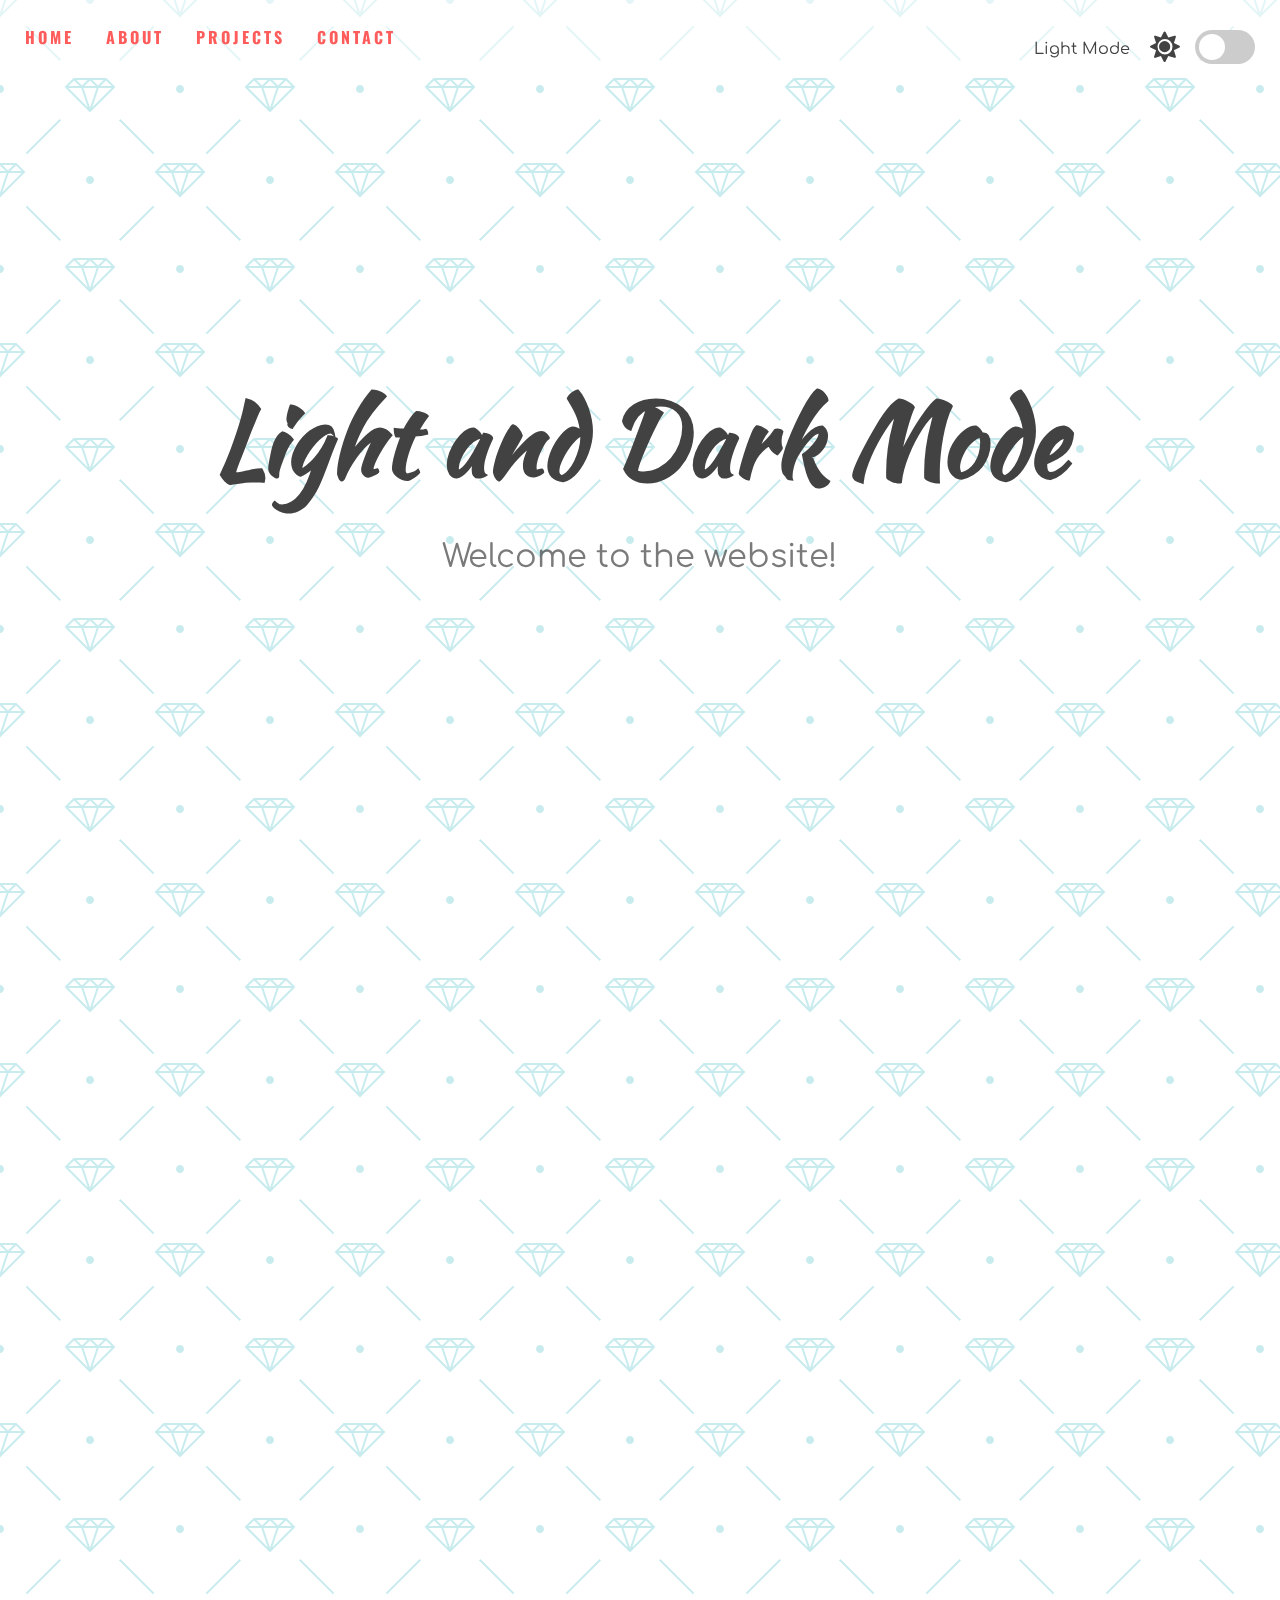
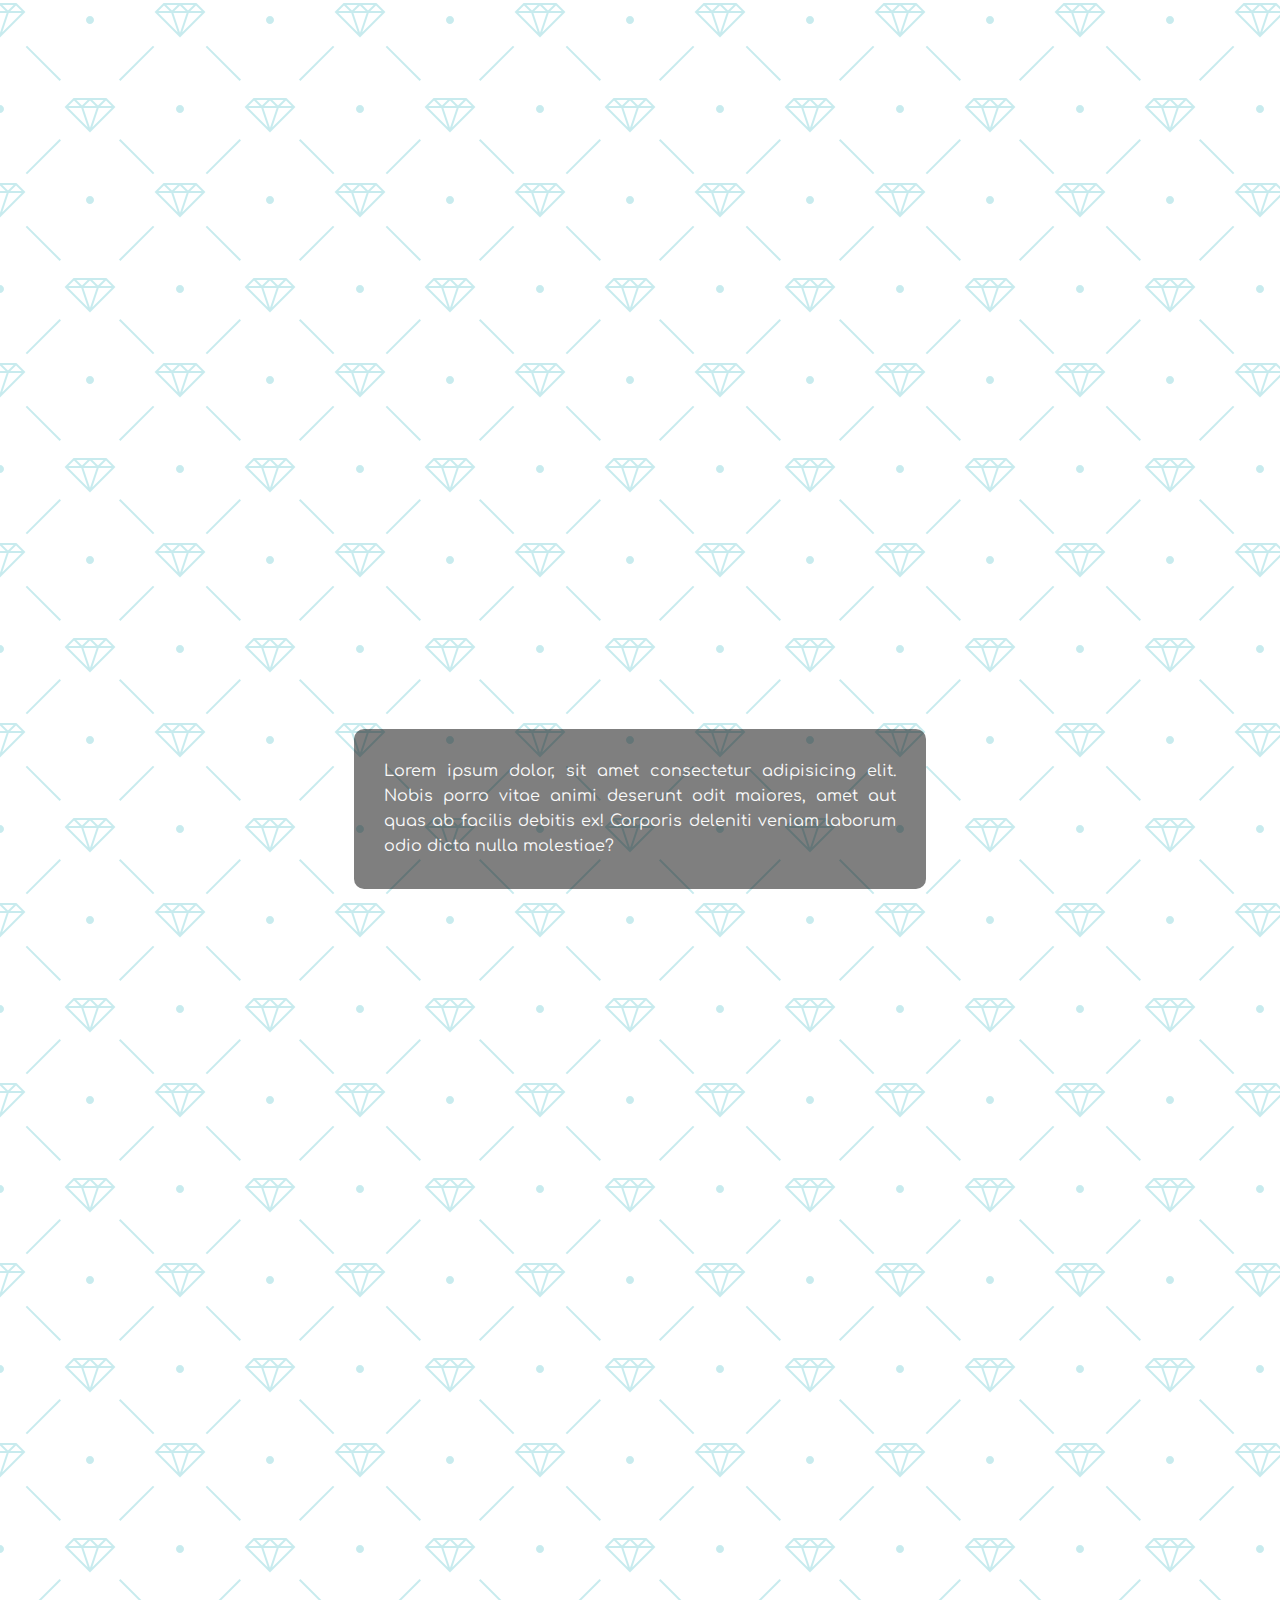
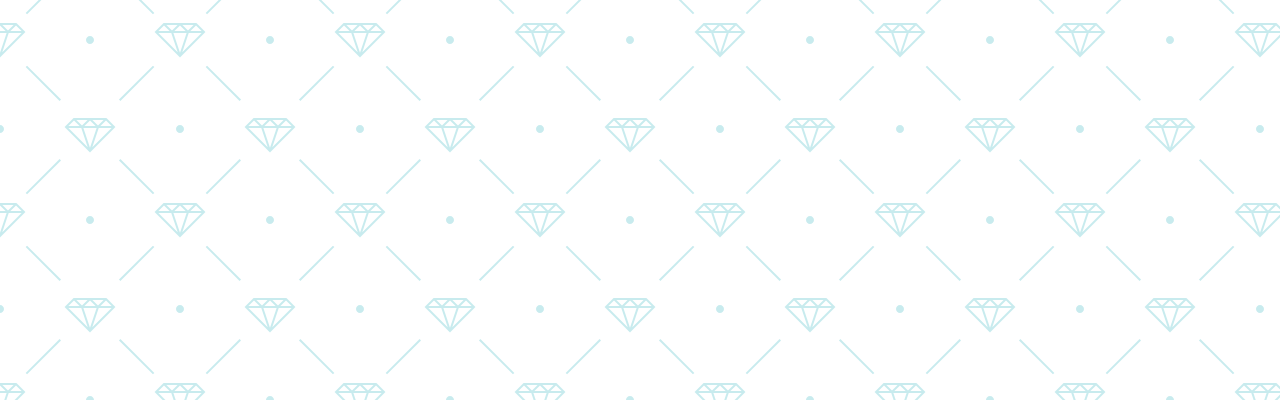
<file: index.html>
<!DOCTYPE html>
<html lang="en">
<head>
    <meta charset="UTF-8">
    <meta name="viewport" content="width=device-width, initial-scale=1.0">
    <title>Light dark mode</title>
    <link rel="icon" type="image/png" href="favicon.png">
    <link rel="stylesheet" href="https://cdnjs.cloudflare.com/ajax/libs/font-awesome/5.10.2/css/all.min.css"/>
    <link rel="stylesheet" href="style.css">
    <link href="https://unpkg.com/aos@2.3.1/dist/aos.css" rel="stylesheet">
</head>
<body>
    <!--Dark Mode Switch-->
    <div class="theme-switch-wrapper">
        <span id="toggle-icon">
            <span class="toggle-text">Light Mode</span>
            <i class="fas fa-sun"></i>
        </span>
        <label class="theme-switch">
            <input type="checkbox">
            <div class="slider round"></div>
        </label>
    </div>

    <!--Nav-->
    <nav id="nav">
        <a href="#home">HOME</a>
        <a href="#about">ABOUT</a>
        <a href="#projects">PROJECTS</a>
        <a href="#contact">CONTACT</a>
    </nav>

    <!--Home Section-->
    <section id="home">
        <div class="title-group" data-aos="fade-up">
            <h1>Light and Dark Mode</h1>
            <h2>Welcome to the website!</h2>
        </div>
        </section>

    <!--About Section-->
    <section id="about">
        <h1 data-aos="fade-down" data-aos-delay="200">Undraw Illustrations</h1>
        <div class="about-container">
            <div class="image-container" data-aos="flip-left" data-aos-delay="400">
                <h2>Web innovation</h2>
                <img src="img/undraw_proud_coder_light.svg" alt="Proud Coder" id="image1">
            </div>
            <div class="image-container" data-aos="flip-left" data-aos-delay="600">
                <h2>Problem Solving</h2>
                <img src="img/undraw_feeling_proud_light.svg" alt="Proud Coder" id="image2">
            </div>
            <div class="image-container" data-aos="flip-left" data-aos-delay="800">
                <h2>High Concept</h2>
                <img src="img/undraw_conceptual_idea_light.svg" alt="Idea Coder" id="image3">
            </div>            
        </div>
    </section>

    <!--Projects Section-->
    <section id="projects">
        <h1 data-aos="fade-down">Buttons</h1>
        <div class="buttons">
            <button class="primary" data-aos="zoom-in-up" data-aos-delay="200">Primary</button>
            <button class="secondary" data-aos="zoom-in-up" data-aos-delay="400">Secondary</button>
            <button class="primary" data-aos="zoom-in-up" data-aos-delay="600" disabled>Disabled</button>
            <button class="outline" data-aos="zoom-in-up" data-aos-delay="800">Outline</button>
            <button class="secondary outline" data-aos="zoom-in-up" data-aos-delay="1000">Alt Outline</button>
            <button class="outline" data-aos="zoom-in-up" data-aos-delay="1200" disabled>Disabled</button>
        </div>
        <div class="text-box" id="text-box">
            <p>
                Lorem ipsum dolor, sit amet consectetur adipisicing elit. Nobis porro vitae animi deserunt odit maiores, amet aut quas ab facilis debitis ex! Corporis deleniti veniam laborum odio dicta nulla molestiae?
            </p>
        </div>
    </section>

    <!--Content Section-->
    <section id="contact">
        <div class="social-icons">
            <i class="fab fa-github" data-aos="zoom-in" data-aos-delay="200"></i>
            <i class="fab fa-codepen" data-aos="zoom-in" data-aos-delay="220"></i>
            <i class="fab fa-linkedin-in" data-aos="zoom-in" data-aos-delay="240"></i>
            <i class="fab fa-medium" data-aos="zoom-in" data-aos-delay="260"></i>
            <i class="fab fa-instagram" data-aos="zoom-in" data-aos-delay="280"></i>
            <i class="fab fa-youtube" data-aos="zoom-in" data-aos-delay="300"></i>
        </div>
    </section>



    <!-- Script -->
    <script src="https://unpkg.com/aos@2.3.1/dist/aos.js"></script>
    <script>
        AOS.init();
    </script>
    <script src="script.js"></script>
</body>
</html>
</file>
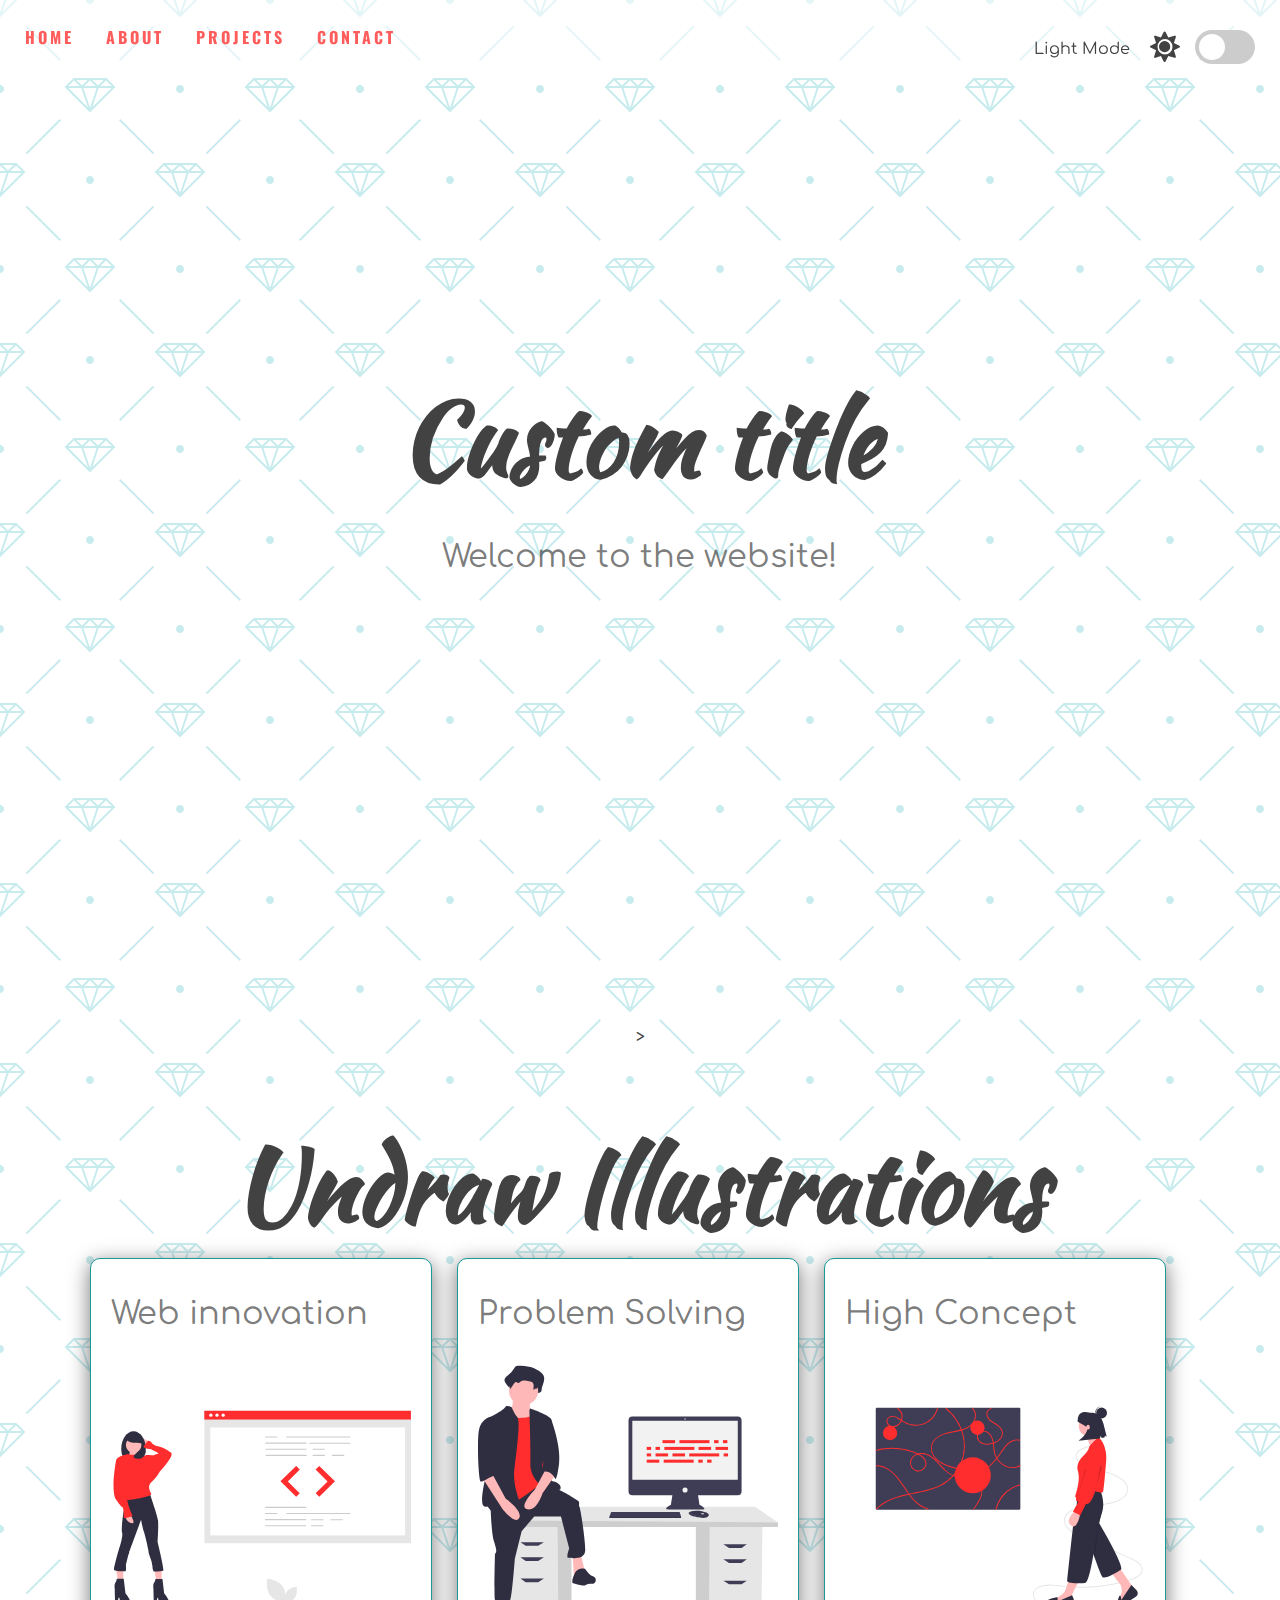
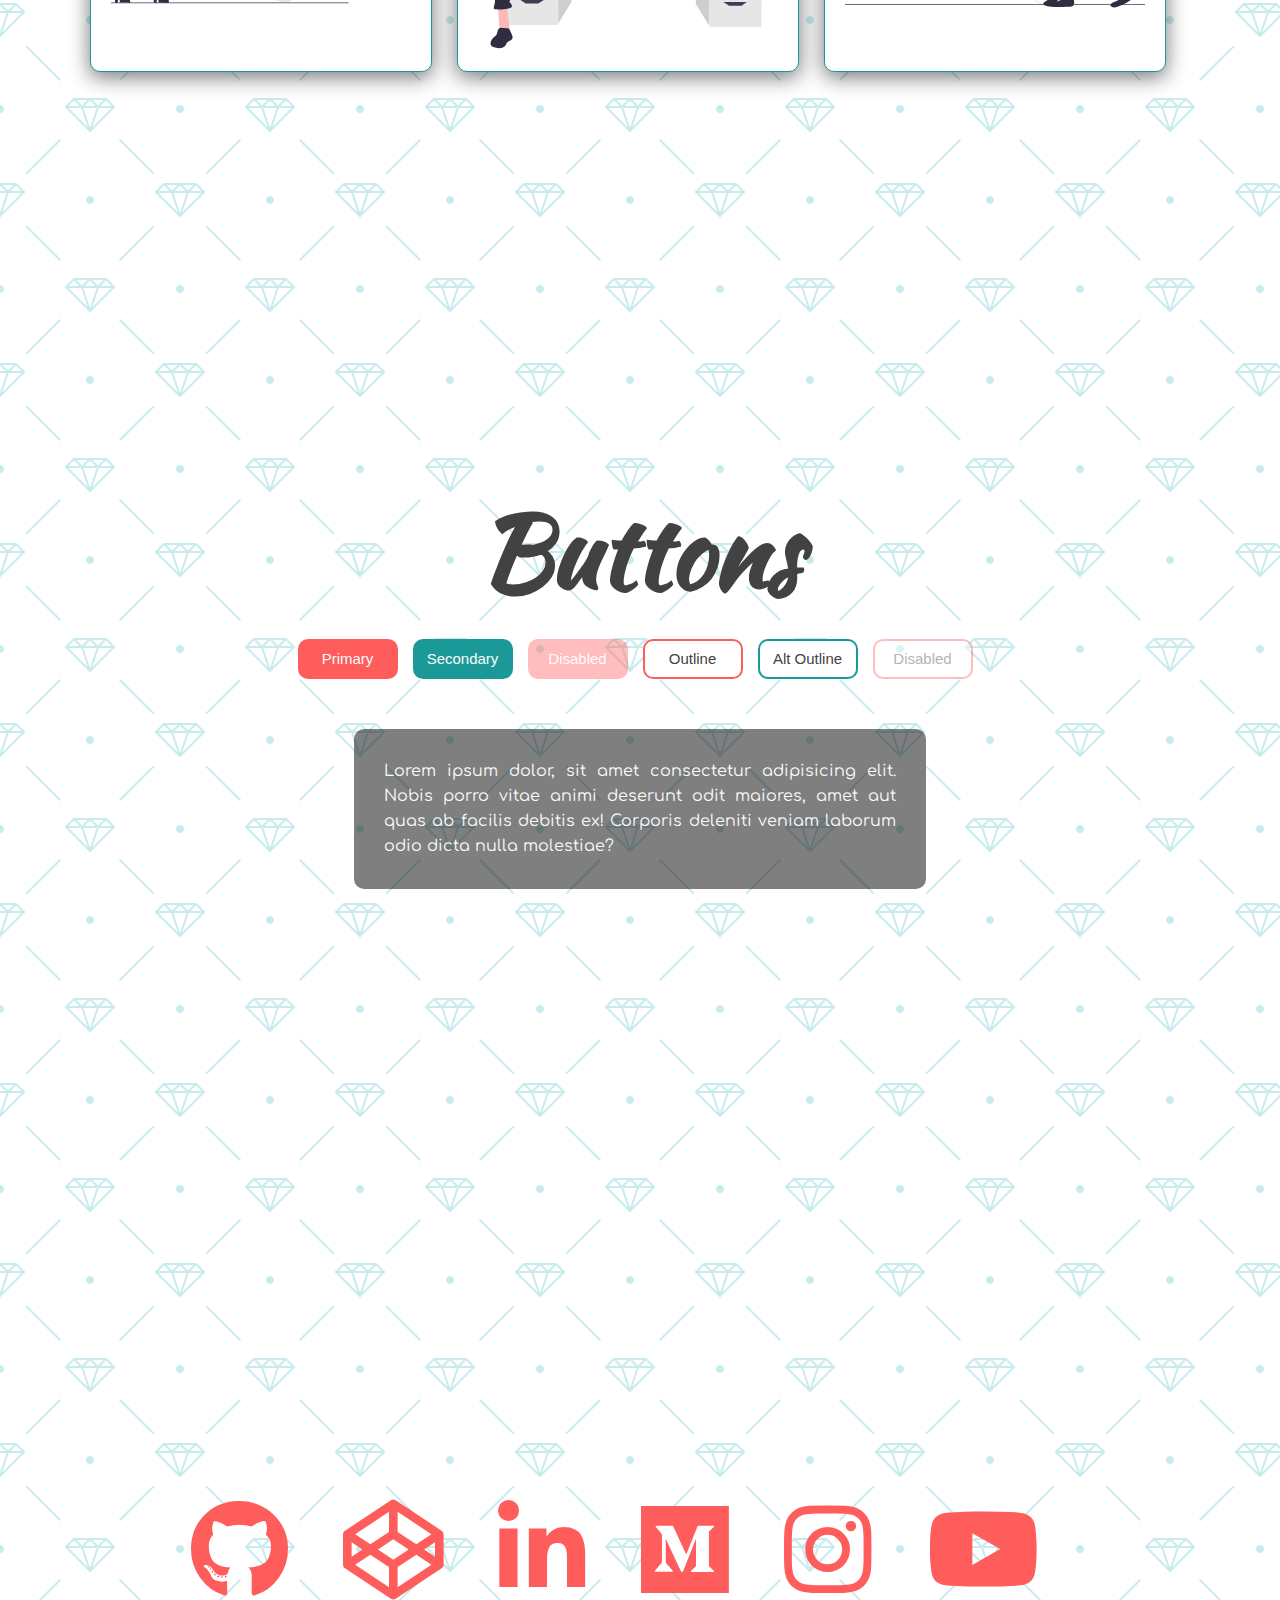
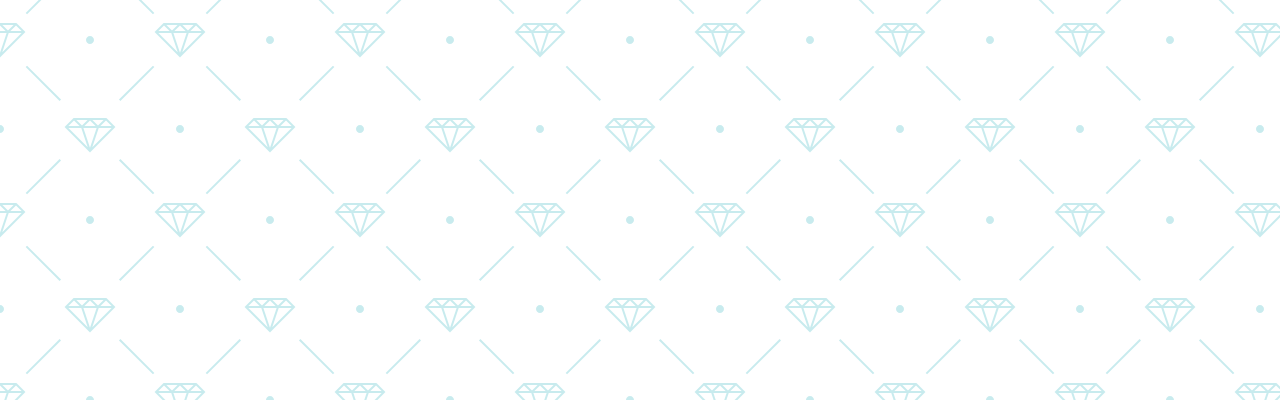
<file: -- template-light-dark-mode/index.html>
<!DOCTYPE html>
<html lang="en">
<head>
    <meta charset="UTF-8">
    <meta name="viewport" content="width=device-width, initial-scale=1.0">
    <title>Light dark mode</title>
    <link rel="icon" type="image/png" href="favicon.png">
    <link rel="stylesheet" href="https://cdnjs.cloudflare.com/ajax/libs/font-awesome/5.10.2/css/all.min.css"/>
    <link rel="stylesheet" href="style.css">
</head>
<body>
    <!--Dark Mode Switch-->
    <div class="theme-switch-wrapper">
        <span id="toggle-icon">
            <span class="toggle-text">Light Mode</span>
            <i class="fas fa-sun"></i>
        </span>
        <label class="theme-switch">
            <input type="checkbox">
            <div class="slider round"></div>
        </label>
    </div>

    <!--Nav-->
    <nav id="nav">
        <a href="#home">HOME</a>
        <a href="#about">ABOUT</a>
        <a href="#projects">PROJECTS</a>
        <a href="#contact">CONTACT</a>
    </nav>

    <!--Home Section-->
    <section id="home">
        <div class="title-group">
            <h1>Custom title</h1>
            <h2>Welcome to the website!</h2>
        </div>
        </section>

    <!--About Section-->
    <section id="about">
        ><h1>Undraw Illustrations</h1>
        <div class="about-container">
            <div class="image-container">
                <h2>Web innovation</h2>
                <img src="img/undraw_proud_coder_light.svg" alt="Proud Coder" id="image1">
            </div>
            <div class="image-container">
                <h2>Problem Solving</h2>
                <img src="img/undraw_feeling_proud_light.svg" alt="Proud Coder" id="image2">
            </div>
            <div class="image-container">
                <h2>High Concept</h2>
                <img src="img/undraw_conceptual_idea_light.svg" alt="Idea Coder" id="image3">
            </div>            
        </div>
    </section>

    <!--Projects Section-->
    <section id="projects">
        <h1>Buttons</h1>
        <div class="buttons">
            <button class="primary">Primary</button>
            <button class="secondary">Secondary</button>
            <button class="primary" disabled>Disabled</button>
            <button class="outline">Outline</button>
            <button class="secondary outline">Alt Outline</button>
            <button class="outline" disabled>Disabled</button>
        </div>
        <div class="text-box" id="text-box">
            <p>
                Lorem ipsum dolor, sit amet consectetur adipisicing elit. Nobis porro vitae animi deserunt odit maiores, amet aut quas ab facilis debitis ex! Corporis deleniti veniam laborum odio dicta nulla molestiae?
            </p>
        </div>
    </section>

    <!--Content Section-->
    <section id="contact">
        <div class="social-icons">
            <i class="fab fa-github"></i>
            <i class="fab fa-codepen"></i>
            <i class="fab fa-linkedin-in"></i>
            <i class="fab fa-medium"></i>
            <i class="fab fa-instagram"></i>
            <i class="fab fa-youtube"></i>
        </div>
    </section>



    <!-- Script -->
    <script src="script.js"></script>
</body>
</html>
</file>
<file: style.css>
@import url('https://fonts.googleapis.com/css2?family=Comfortaa&family=Kaushan+Script&family=Oswald&display=swap');

:root {
  --primary-color: rgb(255, 92, 92);
  --primary-variant: #ff2d2d;
  --secondary-color: #1b9999;
  --on-primary: rgb(250, 250, 250);
  --on-background: rgb(66, 66, 66);
  --on-background-alt: rgba(66, 66, 66, 0.7);
  --background: rgb(255, 255, 255);
  --box-shadow: 0 5px 20px 1px rgba(0, 0, 0, 0.5);
}

[data-theme="dark"] {
  --primary-color: rgb(150, 65, 255);
  --primary-variant: #6c63ff;
  --secondary-color: #03dac5;
  --on-primary: #000;
  --on-background: rgba(255, 255, 255, 0.9);
  --on-background-alt: rgba(255, 255, 255, 0.7);
  --background: #121212;
}

html {
  box-sizing: border-box;
  scroll-behavior: smooth;
}

body {
  margin: 0;
  color: var(--on-background);
  font-family: Comfortaa, sans-serif;
  background-color: var(--background);
  background-image: url("data:image/svg+xml,%3Csvg width='180' height='180' viewBox='0 0 180 180' xmlns='http://www.w3.org/2000/svg'%3E%3Cpath d='M81.28 88H68.413l19.298 19.298L81.28 88zm2.107 0h13.226L90 107.838 83.387 88zm15.334 0h12.866l-19.298 19.298L98.72 88zm-32.927-2.207L73.586 78h32.827l.5.5 7.294 7.293L115.414 87l-24.707 24.707-.707.707L64.586 87l1.207-1.207zm2.62.207L74 80.414 79.586 86H68.414zm16 0L90 80.414 95.586 86H84.414zm16 0L106 80.414 111.586 86h-11.172zm-8-6h11.173L98 85.586 92.414 80zM82 85.586L87.586 80H76.414L82 85.586zM17.414 0L.707 16.707 0 17.414V0h17.414zM4.28 0L0 12.838V0h4.28zm10.306 0L2.288 12.298 6.388 0h8.198zM180 17.414L162.586 0H180v17.414zM165.414 0l12.298 12.298L173.612 0h-8.198zM180 12.838L175.72 0H180v12.838zM0 163h16.413l.5.5 7.294 7.293L25.414 172l-8 8H0v-17zm0 10h6.613l-2.334 7H0v-7zm14.586 7l7-7H8.72l-2.333 7h8.2zM0 165.414L5.586 171H0v-5.586zM10.414 171L16 165.414 21.586 171H10.414zm-8-6h11.172L8 170.586 2.414 165zM180 163h-16.413l-7.794 7.793-1.207 1.207 8 8H180v-17zm-14.586 17l-7-7h12.865l2.333 7h-8.2zM180 173h-6.613l2.334 7H180v-7zm-21.586-2l5.586-5.586 5.586 5.586h-11.172zM180 165.414L174.414 171H180v-5.586zm-8 5.172l5.586-5.586h-11.172l5.586 5.586zM152.933 25.653l1.414 1.414-33.94 33.942-1.416-1.416 33.943-33.94zm1.414 127.28l-1.414 1.414-33.942-33.94 1.416-1.416 33.94 33.943zm-127.28 1.414l-1.414-1.414 33.94-33.942 1.416 1.416-33.943 33.94zm-1.414-127.28l1.414-1.414 33.942 33.94-1.416 1.416-33.94-33.943zM0 85c2.21 0 4 1.79 4 4s-1.79 4-4 4v-8zm180 0c-2.21 0-4 1.79-4 4s1.79 4 4 4v-8zM94 0c0 2.21-1.79 4-4 4s-4-1.79-4-4h8zm0 180c0-2.21-1.79-4-4-4s-4 1.79-4 4h8z' fill='%2349bdc9' fill-opacity='0.3' fill-rule='evenodd'/%3E%3C/svg%3E");
}

section {
  min-height: 100vh;
  display: flex;
  justify-content: center;
  align-items: center;
  flex-direction: column;
}

h1 {
  font-family: Kaushan Script, sans-serif;
  font-size: 100px;
  margin-bottom: 0;
}

h2 {
  color: var(--on-background-alt);
  font-size: 32px;
  font-weight: normal;
}

/* Navigation */
nav {
  z-index: 10;
  position: fixed;
  font-family: Oswald, sans-serif;
  font-size: 24;
  letter-spacing: 3px;
  padding: 25px;
  width: 100vw;
  background: rgb(255 255 255 / 50%);
  
}

a {
  margin-right: 25px;
  color: var(--primary-color);
  text-decoration: none;
  border-bottom: 3px solid transparent;
  font-weight: bold;
}

a:hover,
a:focus {
  color: var(--on-background);
  border-bottom: 3px solid;
}

/* Home Section */
.title-group {
  text-align: center;
}

/* About Section */
.about-container {
  display: flex;
}

.image-container {
  border: 1px solid var(--secondary-color);
  border-radius: 10px;
  padding: 10px 20px;
  margin-right: 25px;
  width: auto;
  background: var(--background);
  box-shadow: var(--box-shadow);
}

img {
  height: 300px;
  width: 300px;
}

/* Projects Section */
.buttons {
  margin-top: 15px;
  margin-bottom: 50px;
}

button {
  min-width: 100px;
  height: 40px;
  cursor: pointer;
  border-radius: 10px;
  margin-right: 10px;
  border: 2px solid var(--primary-color);
  font-size: 15px;
  outline: none;
}

button:disabled {
  opacity: 0.4;
  cursor: default;
}

button:hover:not(.outline) {
  filter: brightness(110%);
}

.primary {
  background: var(--primary-color);
  color: var(--on-primary);
}

.secondary {
  border: 2px solid var(--secondary-color);
}

.secondary,
.secondary:hover,
.outline.secondary:hover {
  background: var(--secondary-color);
  color: var(--on-primary);
}

.outline {
  background: var(--background);
  color: var(--on-background);
}

.outline:hover {
  background: var(--primary-color);
  color: var(--on-primary);
}

.text-box {
  width: 40%;
  text-align: justify;
  background: rgb(0 0 0 / 50%);
  color: var(--on-primary);
  border-radius: 10px;
  padding: 30px;
}

p {
  margin: 0;
  line-height: 25px;
}

/* Contact Section */
.fab {
  font-size: 100px;
  margin-right: 50px;
  cursor: pointer;
  color: var(--primary-color);
}

.fab:hover {
  color: var(--on-background);
}

/* Dark Mode Toggle */
.theme-switch-wrapper {
  display: flex;
  align-items: center;
  z-index: 100;
  position: fixed;
  right: 25px;
  top: 30px;
}

.theme-switch-wrapper span {
  margin-right: 10px;
  font-size: 1rem;
}

.toggle-text {
  position: relative;
  top: -4px;
  right: 5px;
  color: var(--on-background);
}

.theme-switch {
  display: inline-block;
  height: 34px;
  position: relative;
  width: 60px;
}

.theme-switch input {
  display: none;
}

.slider {
  background: #ccc;
  bottom: 0;
  cursor: pointer;
  left: 0;
  position: absolute;
  right: 0;
  top: 0;
  transition: 0.4s;
}

.slider::before {
  background: #fff;
  bottom: 4px;
  content: "";
  height: 26px;
  left: 4px;
  position: absolute;
  transition: 0.4s;
  width: 26px;
}

input:checked + .slider {
  background: var(--primary-color);
}

input:checked + .slider::before {
  transform: translateX(26px);
}

.slider.round {
  border-radius: 34px;
}

.slider.round::before {
  border-radius: 50%;
}

.fas {
  font-size: 30px;
  margin-right: 5px;
}
</file>
<file: -- template-light-dark-mode/style.css>
@import url('https://fonts.googleapis.com/css2?family=Comfortaa&family=Kaushan+Script&family=Oswald&display=swap');

:root {
  --primary-color: rgb(255, 92, 92);
  --primary-variant: #ff2d2d;
  --secondary-color: #1b9999;
  --on-primary: rgb(250, 250, 250);
  --on-background: rgb(66, 66, 66);
  --on-background-alt: rgba(66, 66, 66, 0.7);
  --background: rgb(255, 255, 255);
  --box-shadow: 0 5px 20px 1px rgba(0, 0, 0, 0.5);
}

[data-theme="dark"] {
  --primary-color: rgb(150, 65, 255);
  --primary-variant: #6c63ff;
  --secondary-color: #03dac5;
  --on-primary: #000;
  --on-background: rgba(255, 255, 255, 0.9);
  --on-background-alt: rgba(255, 255, 255, 0.7);
  --background: #121212;
}

html {
  box-sizing: border-box;
  scroll-behavior: smooth;
}

body {
  margin: 0;
  color: var(--on-background);
  font-family: Comfortaa, sans-serif;
  background-color: var(--background);
  background-image: url("data:image/svg+xml,%3Csvg width='180' height='180' viewBox='0 0 180 180' xmlns='http://www.w3.org/2000/svg'%3E%3Cpath d='M81.28 88H68.413l19.298 19.298L81.28 88zm2.107 0h13.226L90 107.838 83.387 88zm15.334 0h12.866l-19.298 19.298L98.72 88zm-32.927-2.207L73.586 78h32.827l.5.5 7.294 7.293L115.414 87l-24.707 24.707-.707.707L64.586 87l1.207-1.207zm2.62.207L74 80.414 79.586 86H68.414zm16 0L90 80.414 95.586 86H84.414zm16 0L106 80.414 111.586 86h-11.172zm-8-6h11.173L98 85.586 92.414 80zM82 85.586L87.586 80H76.414L82 85.586zM17.414 0L.707 16.707 0 17.414V0h17.414zM4.28 0L0 12.838V0h4.28zm10.306 0L2.288 12.298 6.388 0h8.198zM180 17.414L162.586 0H180v17.414zM165.414 0l12.298 12.298L173.612 0h-8.198zM180 12.838L175.72 0H180v12.838zM0 163h16.413l.5.5 7.294 7.293L25.414 172l-8 8H0v-17zm0 10h6.613l-2.334 7H0v-7zm14.586 7l7-7H8.72l-2.333 7h8.2zM0 165.414L5.586 171H0v-5.586zM10.414 171L16 165.414 21.586 171H10.414zm-8-6h11.172L8 170.586 2.414 165zM180 163h-16.413l-7.794 7.793-1.207 1.207 8 8H180v-17zm-14.586 17l-7-7h12.865l2.333 7h-8.2zM180 173h-6.613l2.334 7H180v-7zm-21.586-2l5.586-5.586 5.586 5.586h-11.172zM180 165.414L174.414 171H180v-5.586zm-8 5.172l5.586-5.586h-11.172l5.586 5.586zM152.933 25.653l1.414 1.414-33.94 33.942-1.416-1.416 33.943-33.94zm1.414 127.28l-1.414 1.414-33.942-33.94 1.416-1.416 33.94 33.943zm-127.28 1.414l-1.414-1.414 33.94-33.942 1.416 1.416-33.943 33.94zm-1.414-127.28l1.414-1.414 33.942 33.94-1.416 1.416-33.94-33.943zM0 85c2.21 0 4 1.79 4 4s-1.79 4-4 4v-8zm180 0c-2.21 0-4 1.79-4 4s1.79 4 4 4v-8zM94 0c0 2.21-1.79 4-4 4s-4-1.79-4-4h8zm0 180c0-2.21-1.79-4-4-4s-4 1.79-4 4h8z' fill='%2349bdc9' fill-opacity='0.3' fill-rule='evenodd'/%3E%3C/svg%3E");
}

section {
  min-height: 100vh;
  display: flex;
  justify-content: center;
  align-items: center;
  flex-direction: column;
}

h1 {
  font-family: Kaushan Script, sans-serif;
  font-size: 100px;
  margin-bottom: 0;
}

h2 {
  color: var(--on-background-alt);
  font-size: 32px;
  font-weight: normal;
}

/* Navigation */
nav {
  z-index: 10;
  position: fixed;
  font-family: Oswald, sans-serif;
  font-size: 24;
  letter-spacing: 3px;
  padding: 25px;
  width: 100vw;
  background: rgb(255 255 255 / 50%);
  
}

a {
  margin-right: 25px;
  color: var(--primary-color);
  text-decoration: none;
  border-bottom: 3px solid transparent;
  font-weight: bold;
}

a:hover,
a:focus {
  color: var(--on-background);
  border-bottom: 3px solid;
}

/* Home Section */
.title-group {
  text-align: center;
}

/* About Section */
.about-container {
  display: flex;
}

.image-container {
  border: 1px solid var(--secondary-color);
  border-radius: 10px;
  padding: 10px 20px;
  margin-right: 25px;
  width: auto;
  background: var(--background);
  box-shadow: var(--box-shadow);
}

img {
  height: 300px;
  width: 300px;
}

/* Projects Section */
.buttons {
  margin-top: 15px;
  margin-bottom: 50px;
}

button {
  min-width: 100px;
  height: 40px;
  cursor: pointer;
  border-radius: 10px;
  margin-right: 10px;
  border: 2px solid var(--primary-color);
  font-size: 15px;
  outline: none;
}

button:disabled {
  opacity: 0.4;
  cursor: default;
}

button:hover:not(.outline) {
  filter: brightness(110%);
}

.primary {
  background: var(--primary-color);
  color: var(--on-primary);
}

.secondary {
  border: 2px solid var(--secondary-color);
}

.secondary,
.secondary:hover,
.outline.secondary:hover {
  background: var(--secondary-color);
  color: var(--on-primary);
}

.outline {
  background: var(--background);
  color: var(--on-background);
}

.outline:hover {
  background: var(--primary-color);
  color: var(--on-primary);
}

.text-box {
  width: 40%;
  text-align: justify;
  background: rgb(0 0 0 / 50%);
  color: var(--on-primary);
  border-radius: 10px;
  padding: 30px;
}

p {
  margin: 0;
  line-height: 25px;
}

/* Contact Section */
.fab {
  font-size: 100px;
  margin-right: 50px;
  cursor: pointer;
  color: var(--primary-color);
}

.fab:hover {
  color: var(--on-background);
}

/* Dark Mode Toggle */
.theme-switch-wrapper {
  display: flex;
  align-items: center;
  z-index: 100;
  position: fixed;
  right: 25px;
  top: 30px;
}

.theme-switch-wrapper span {
  margin-right: 10px;
  font-size: 1rem;
}

.toggle-text {
  position: relative;
  top: -4px;
  right: 5px;
  color: var(--on-background);
}

.theme-switch {
  display: inline-block;
  height: 34px;
  position: relative;
  width: 60px;
}

.theme-switch input {
  display: none;
}

.slider {
  background: #ccc;
  bottom: 0;
  cursor: pointer;
  left: 0;
  position: absolute;
  right: 0;
  top: 0;
  transition: 0.4s;
}

.slider::before {
  background: #fff;
  bottom: 4px;
  content: "";
  height: 26px;
  left: 4px;
  position: absolute;
  transition: 0.4s;
  width: 26px;
}

input:checked + .slider {
  background: var(--primary-color);
}

input:checked + .slider::before {
  transform: translateX(26px);
}

.slider.round {
  border-radius: 34px;
}

.slider.round::before {
  border-radius: 50%;
}

.fas {
  font-size: 30px;
  margin-right: 5px;
}
</file>
